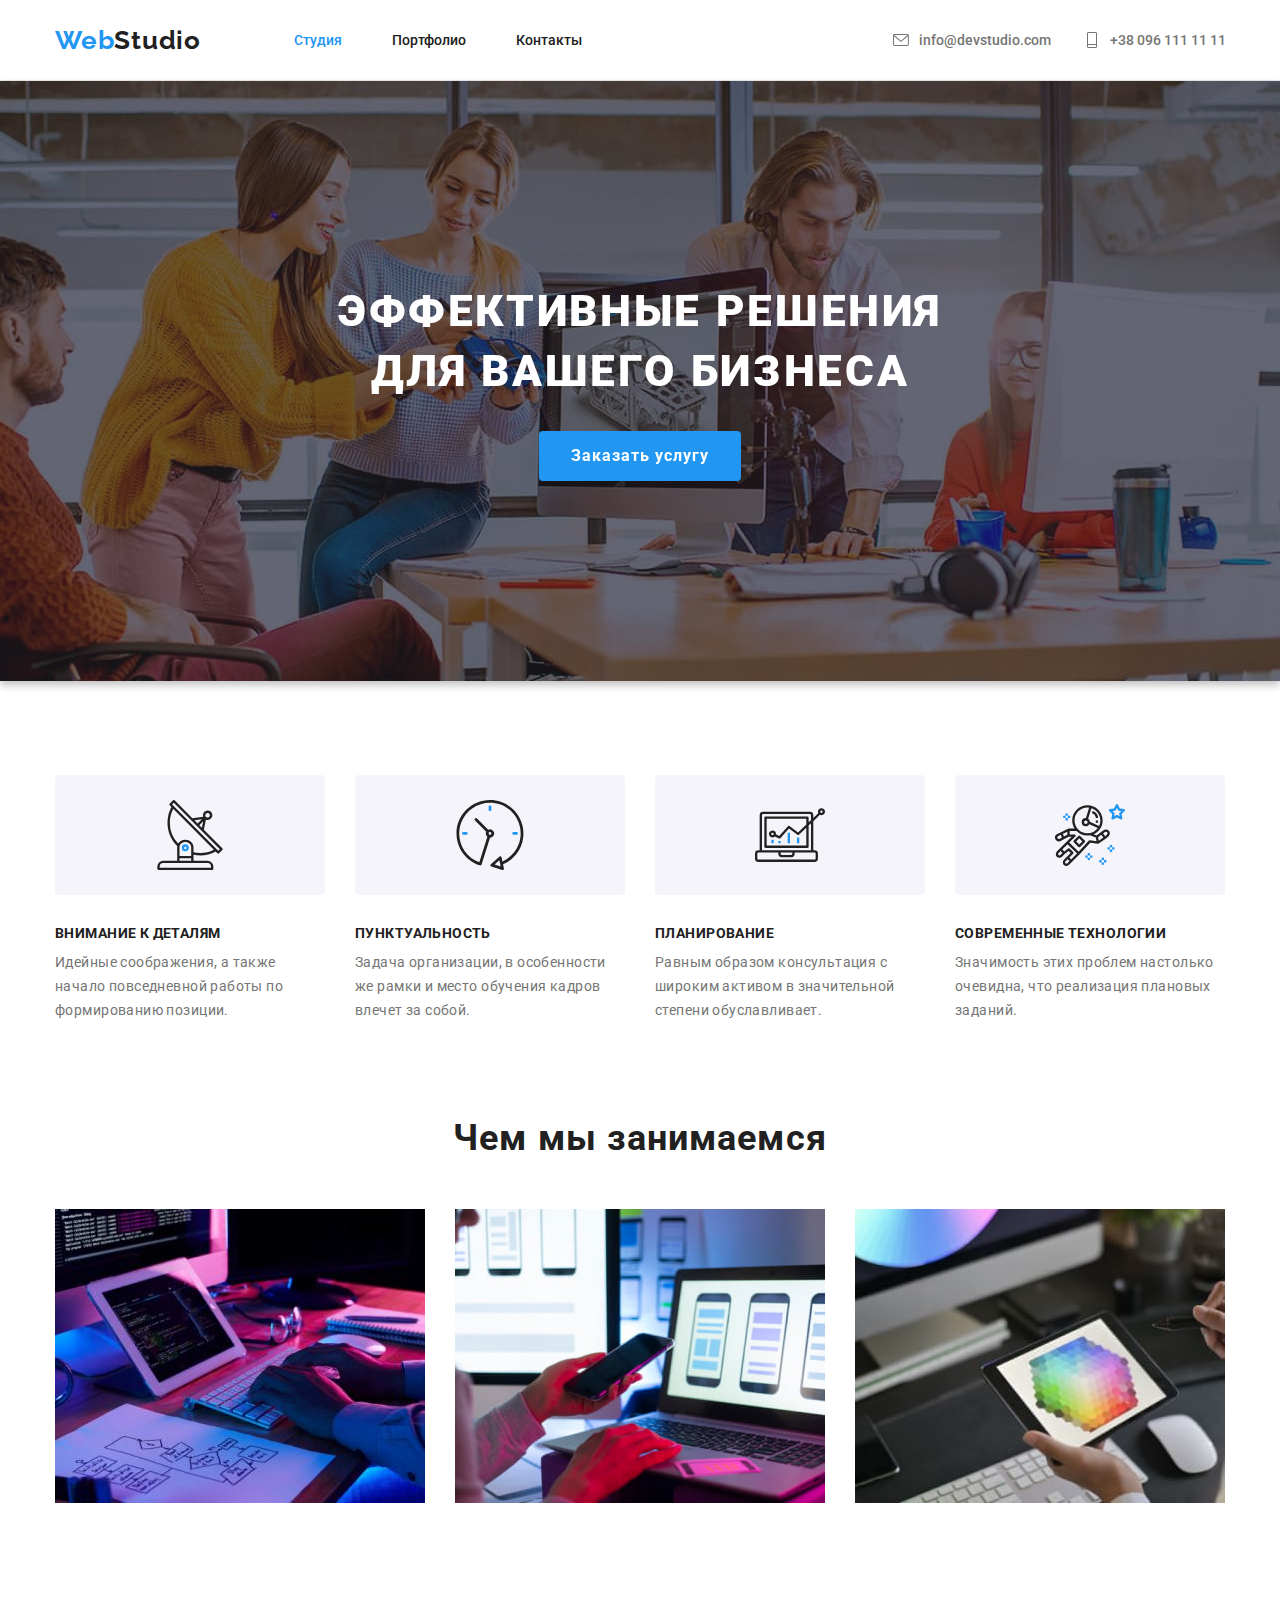
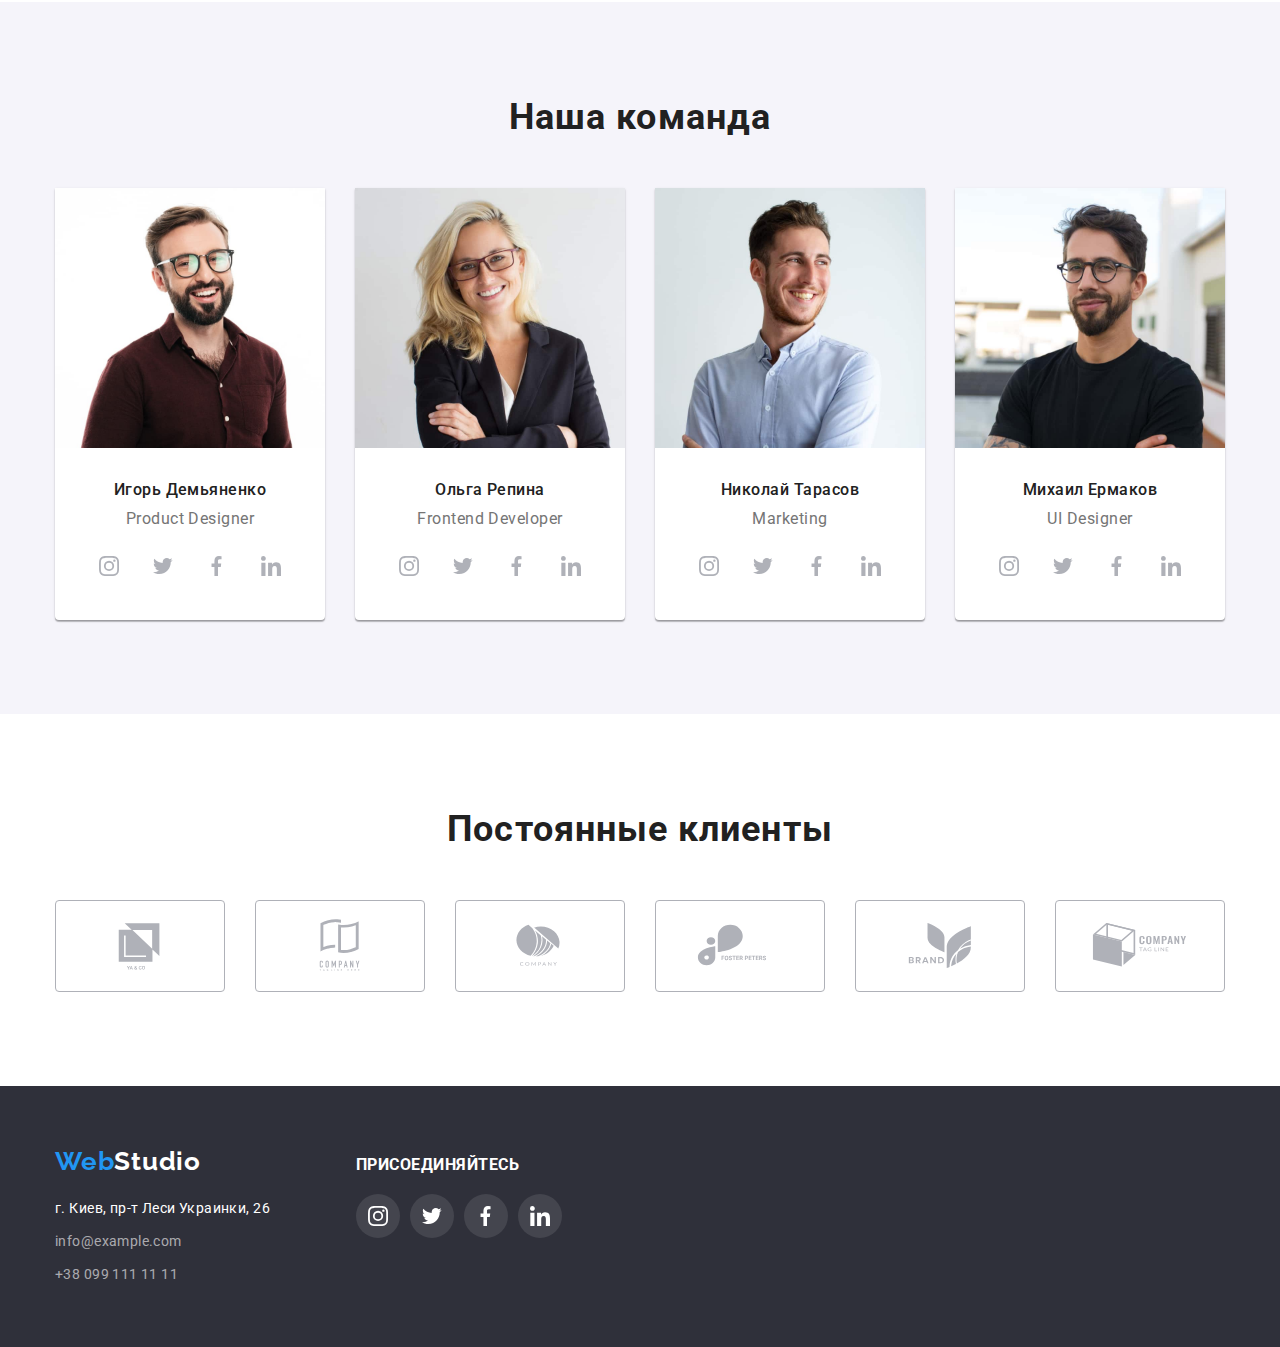
<file: index.html>
<!DOCTYPE html>
<html lang="ru">
  <head>
    <meta charset="UTF-8" />
    <meta http-equiv="X-UA-Compatible" content="IE=edge" />
    <meta name="viewport" content="width=device-width, initial-scale=1.0" />
    <link rel="stylesheet" href="./css/modern-normalize.css" />
    <link rel="preconnect" href="https://fonts.gstatic.com" />
    <link
      href="https://fonts.googleapis.com/css2?family=Raleway:wght@700&family=Roboto:wght@400;500;700;900&display=swap"
      rel="stylesheet"
    />
    <link rel="stylesheet" href="./css/styles.css" />
    <title>Студия</title>
  </head>
  <body>
    <!-- Хедер -->
    <header class="header-section">
      <div class="container header">
        <!-- Лого -->
        <a href="./index.html" class="logo link">
          <span class="blue-logo">Web</span>Studio
        </a>
        <!-- Меню -->
        <nav>
          <ul class="nav-list list">
            <li class="nav-list-item current">
              <a href="./index.html" class="nav-list-link link">Студия</a>
            </li>
            <li class="nav-list-item">
              <a href="./portfolio.html" class="nav-list-link link"
                >Портфолио</a
              >
            </li>
            <li class="nav-list-item">
              <a href="#" class="nav-list-link link">Контакты</a>
            </li>
          </ul>
        </nav>

        <!-- Контакты -->
        <ul class="contacts-list list">
          <li class="contacts-list-item">
            <a href="mailto:info@devstudio.com" class="contacts-list-link link">
              <svg class="icon-envelope" width="1rem" height="1rem">
                <use href="./images/icons.svg#icon-envelope"></use>
              </svg>
              info@devstudio.com</a
            >
          </li>
          <li class="contacts-list-item">
            <a href="tel:+380961111111" class="contacts-list-link link"
              ><svg class="icon-phone" width="1rem" height="1rem">
                <use href="./images/icons.svg#icon-phone"></use>
              </svg>
              +38 096 111 11 11</a
            >
          </li>
        </ul>
      </div>
    </header>
    <main>
      <!-- Герой -->
      <section class="hero-section section">
        <div class="container hero">
          <h1 class="hero-title">Эффективные решения для вашего бизнеса</h1>
          <button type="button" class="order-button">Заказать услугу</button>
        </div>
      </section>

      <!-- Наши преимущества -->
      <section class="benefits-section section">
        <div class="container benefits">
          <h2 class="container-title visually-hidden">Наши преимущества</h2>
          <ul class="benefits-list list">
            <li class="benefits-item">
              <div class="benefits-icon-bgc">
                <svg class="icon-antenna" width="1rem" height="1rem">
                  <use href="./images/icons.svg#icon-antenna"></use>
                </svg>
              </div>
              <h3 class="benefits-title">Внимание к деталям</h3>
              <p class="benefits-description">
                Идейные соображения, а также начало повседневной работы по
                формированию позиции.
              </p>
            </li>
            <li class="benefits-item">
              <div class="benefits-icon-bgc">
                <svg class="icon-clock" width="1rem" height="1rem">
                  <use href="./images/icons.svg#icon-clock"></use>
                </svg>
              </div>
              <h3 class="benefits-title">Пунктуальность</h3>
              <p class="benefits-description">
                Задача организации, в особенности же рамки и место обучения
                кадров влечет за собой.
              </p>
            </li>
            <li class="benefits-item">
              <div class="benefits-icon-bgc">
                <svg class="icon-diagram" width="1rem" height="1rem">
                  <use href="./images/icons.svg#icon-diagram"></use>
                </svg>
              </div>
              <h3 class="benefits-title">Планирование</h3>
              <p class="benefits-description">
                Равным образом консультация с широким активом в значительной
                степени обуславливает.
              </p>
            </li>
            <li class="benefits-item">
              <div class="benefits-icon-bgc">
                <svg class="icon-astronaut" width="1rem" height="1rem">
                  <use href="./images/icons.svg#icon-astronaut"></use>
                </svg>
              </div>
              <h3 class="benefits-title">Современные технологии</h3>
              <p class="benefits-description">
                Значимость этих проблем настолько очевидна, что реализация
                плановых заданий.
              </p>
            </li>
          </ul>
        </div>
      </section>

      <!-- Чем мы занимаемся -->
      <section class="offers-section section">
        <div class="container offers">
          <h2 class="container-title">Чем мы занимаемся</h2>
          <ul class="offers-list list">
            <li class="offers-item">
              <img
                src="./images/image1.jpg"
                alt="Разработка сайтов"
                width="370"
              />
            </li>
            <li class="offers-item">
              <img
                src="./images/image2.jpg"
                alt="Разработка приложений"
                width="370"
              />
            </li>
            <li class="offers-item">
              <img src="./images/image3.jpg" alt="Брендинг" width="370" />
            </li>
          </ul>
        </div>
      </section>

      <!-- Наша команда -->
      <section class="employee-section section">
        <div class="container employee">
          <h2 class="container-title">Наша команда</h2>
          <ul class="employee-list list">
            <li class="employee-item">
              <img
                src="./images/demyanenko.jpg"
                alt="Игорь Демьяненко"
                width="270"
                class="employee-image"
              />
              <div class="employee-item-text">
                <h3 class="employee-name">Игорь Демьяненко</h3>
                <p class="employee-position">Product Designer</p>
                <ul class="social-icons-list">
                  <li class="social-icons-item">
                    <a href="#" class="icons-link">
                      <svg class="social-icon">
                        <use
                          href="./images/icons.svg#icon-instagram"
                          width="20"
                          height="20"
                        ></use>
                      </svg>
                    </a>
                  </li>
                  <li class="social-icons-item">
                    <a href="#" class="icons-link">
                      <svg class="social-icon">
                        <use
                          href="./images/icons.svg#icon-twitter"
                          width="20"
                          height="20"
                        ></use>
                      </svg>
                    </a>
                  </li>
                  <li class="social-icons-item">
                    <a href="#" class="icons-link">
                      <svg class="social-icon">
                        <use
                          href="./images/icons.svg#icon-facebook"
                          width="20"
                          height="20"
                        ></use>
                      </svg>
                    </a>
                  </li>
                  <li class="social-icons-item">
                    <a href="#" class="icons-link">
                      <svg class="social-icon">
                        <use
                          href="./images/icons.svg#icon-linkedin"
                          width="20"
                          height="20"
                        ></use>
                      </svg>
                    </a>
                  </li>
                </ul>
              </div>
            </li>
            <li class="employee-item">
              <img
                src="./images/repina.jpg"
                alt="Ольга Репина"
                width="270"
                class="employee-image"
              />
              <div class="employee-item-text">
                <h3 class="employee-name">Ольга Репина</h3>
                <p class="employee-position">Frontend Developer</p>
                <ul class="social-icons-list">
                  <li class="social-icons-item">
                    <a href="#" class="icons-link">
                      <svg class="social-icon">
                        <use
                          href="./images/icons.svg#icon-instagram"
                          width="20"
                          height="20"
                        ></use>
                      </svg>
                    </a>
                  </li>
                  <li class="social-icons-item">
                    <a href="#" class="icons-link">
                      <svg class="social-icon">
                        <use
                          href="./images/icons.svg#icon-twitter"
                          width="20"
                          height="20"
                        ></use>
                      </svg>
                    </a>
                  </li>
                  <li class="social-icons-item">
                    <a href="#" class="icons-link">
                      <svg class="social-icon">
                        <use
                          href="./images/icons.svg#icon-facebook"
                          width="20"
                          height="20"
                        ></use>
                      </svg>
                    </a>
                  </li>
                  <li class="social-icons-item">
                    <a href="#" class="icons-link">
                      <svg class="social-icon">
                        <use
                          href="./images/icons.svg#icon-linkedin"
                          width="20"
                          height="20"
                        ></use>
                      </svg>
                    </a>
                  </li>
                </ul>
              </div>
            </li>
            <li class="employee-item">
              <img
                src="./images/tarasov.jpg"
                alt="Николай Тарасов"
                width="270"
                class="employee-image"
              />
              <div class="employee-item-text">
                <h3 class="employee-name">Николай Тарасов</h3>
                <p class="employee-position">Marketing</p>
                <ul class="social-icons-list">
                  <li class="social-icons-item">
                    <a href="#" class="icons-link">
                      <svg class="social-icon">
                        <use
                          href="./images/icons.svg#icon-instagram"
                          width="20"
                          height="20"
                        ></use>
                      </svg>
                    </a>
                  </li>
                  <li class="social-icons-item">
                    <a href="#" class="icons-link">
                      <svg class="social-icon">
                        <use
                          href="./images/icons.svg#icon-twitter"
                          width="20"
                          height="20"
                        ></use>
                      </svg>
                    </a>
                  </li>
                  <li class="social-icons-item">
                    <a href="#" class="icons-link">
                      <svg class="social-icon">
                        <use
                          href="./images/icons.svg#icon-facebook"
                          width="20"
                          height="20"
                        ></use>
                      </svg>
                    </a>
                  </li>
                  <li class="social-icons-item">
                    <a href="#" class="icons-link">
                      <svg class="social-icon">
                        <use
                          href="./images/icons.svg#icon-linkedin"
                          width="20"
                          height="20"
                        ></use>
                      </svg>
                    </a>
                  </li>
                </ul>
              </div>
            </li>
            <li class="employee-item">
              <img
                src="./images/ermakov.jpg"
                alt="Михаил Ермаков"
                width="270"
                class="employee-image"
              />
              <div class="employee-item-text">
                <h3 class="employee-name">Михаил Ермаков</h3>
                <p class="employee-position">UI Designer</p>
                <ul class="social-icons-list">
                  <li class="social-icons-item">
                    <a href="#" class="icons-link">
                      <svg class="social-icon">
                        <use
                          href="./images/icons.svg#icon-instagram"
                          width="20"
                          height="20"
                        ></use>
                      </svg>
                    </a>
                  </li>
                  <li class="social-icons-item">
                    <a href="#" class="icons-link">
                      <svg class="social-icon">
                        <use
                          href="./images/icons.svg#icon-twitter"
                          width="20"
                          height="20"
                        ></use>
                      </svg>
                    </a>
                  </li>
                  <li class="social-icons-item">
                    <a href="#" class="icons-link">
                      <svg class="social-icon">
                        <use
                          href="./images/icons.svg#icon-facebook"
                          width="20"
                          height="20"
                        ></use>
                      </svg>
                    </a>
                  </li>
                  <li class="social-icons-item">
                    <a href="#" class="icons-link">
                      <svg class="social-icon">
                        <use
                          href="./images/icons.svg#icon-linkedin"
                          width="20"
                          height="20"
                        ></use>
                      </svg>
                    </a>
                  </li>
                </ul>
              </div>
            </li>
          </ul>
        </div>
      </section>

      <!-- Постоянные клиенты -->
      <section class="customers-section section">
        <div class="container customers">
          <h2 class="container-title">Постоянные клиенты</h2>
          <ul class="customers-list list">
            <li class="customers-item">
              <a href="#" class="customers-link">
                <svg class="customers-icon">
                  <use
                    href="./images/icons.svg#icon-clients-logo1"
                    width="106"
                    height="60"
                  ></use>
                </svg>
              </a>
            </li>
            <li class="customers-item">
              <a href="#" class="customers-link">
                <svg class="customers-icon">
                  <use
                    href="./images/icons.svg#icon-clients-logo2"
                    width="106"
                    height="60"
                  ></use>
                </svg>
              </a>
            </li>
            <li class="customers-item">
              <a href="#" class="customers-link">
                <svg class="customers-icon">
                  <use
                    href="./images/icons.svg#icon-clients-logo3"
                    width="106"
                    height="60"
                  ></use>
                </svg>
              </a>
            </li>
            <li class="customers-item">
              <a href="#" class="customers-link">
                <svg class="customers-icon">
                  <use
                    href="./images/icons.svg#icon-clients-logo4"
                    width="106"
                    height="60"
                  ></use>
                </svg>
              </a>
            </li>
            <li class="customers-item">
              <a href="#" class="customers-link">
                <svg class="customers-icon">
                  <use
                    href="./images/icons.svg#icon-clients-logo5"
                    width="106"
                    height="60"
                  ></use>
                </svg>
              </a>
            </li>
            <li class="customers-item">
              <a href="#" class="customers-link">
                <svg class="customers-icon">
                  <use
                    href="./images/icons.svg#icon-clients-logo6"
                    width="106"
                    height="60"
                  ></use>
                </svg>
              </a>
            </li>
          </ul>
        </div>
      </section>
    </main>
    <!-- Футер -->
    <footer class="footer-section">
      <div class="container footer">
        <div class="footer-column1">
          <!-- Лого -->
          <a href="./index.html" class="logo link"
            ><span class="blue-logo">Web</span>Studio</a
          >
          <!-- Адрес -->
          <address class="address">
            <p class="post-address">г. Киев, пр-т Леси Украинки, 26</p>
            <ul class="address-list list">
              <li class="address-list-item">
                <a href="mailto:info@example.com" class="address-list-link link"
                  >info@example.com</a
                >
              </li>
              <li class="address-list-item">
                <a href="tel:+380991111111" class="address-list-link link"
                  >+38 099 111 11 11</a
                >
              </li>
            </ul>
          </address>
        </div>
        <div class="footer-column2">
          <p class="footer-welcome">присоединяйтесь</p>
          <ul class="social-icons-list">
            <li class="social-icons-item">
              <a href="#" class="icons-link">
                <svg class="social-icon">
                  <use
                    href="./images/icons.svg#icon-instagram"
                    width="20"
                    height="20"
                  ></use>
                </svg>
              </a>
            </li>
            <li class="social-icons-item">
              <a href="#" class="icons-link">
                <svg class="social-icon">
                  <use
                    href="./images/icons.svg#icon-twitter"
                    width="20"
                    height="20"
                  ></use>
                </svg>
              </a>
            </li>
            <li class="social-icons-item">
              <a href="#" class="icons-link">
                <svg class="social-icon">
                  <use
                    href="./images/icons.svg#icon-facebook"
                    width="20"
                    height="20"
                  ></use>
                </svg>
              </a>
            </li>
            <li class="social-icons-item">
              <a href="#" class="icons-link">
                <svg class="social-icon">
                  <use
                    href="./images/icons.svg#icon-linkedin"
                    width="20"
                    height="20"
                  ></use>
                </svg>
              </a>
            </li>
          </ul>
        </div>
      </div>
    </footer>
  </body>
</html>
</file>
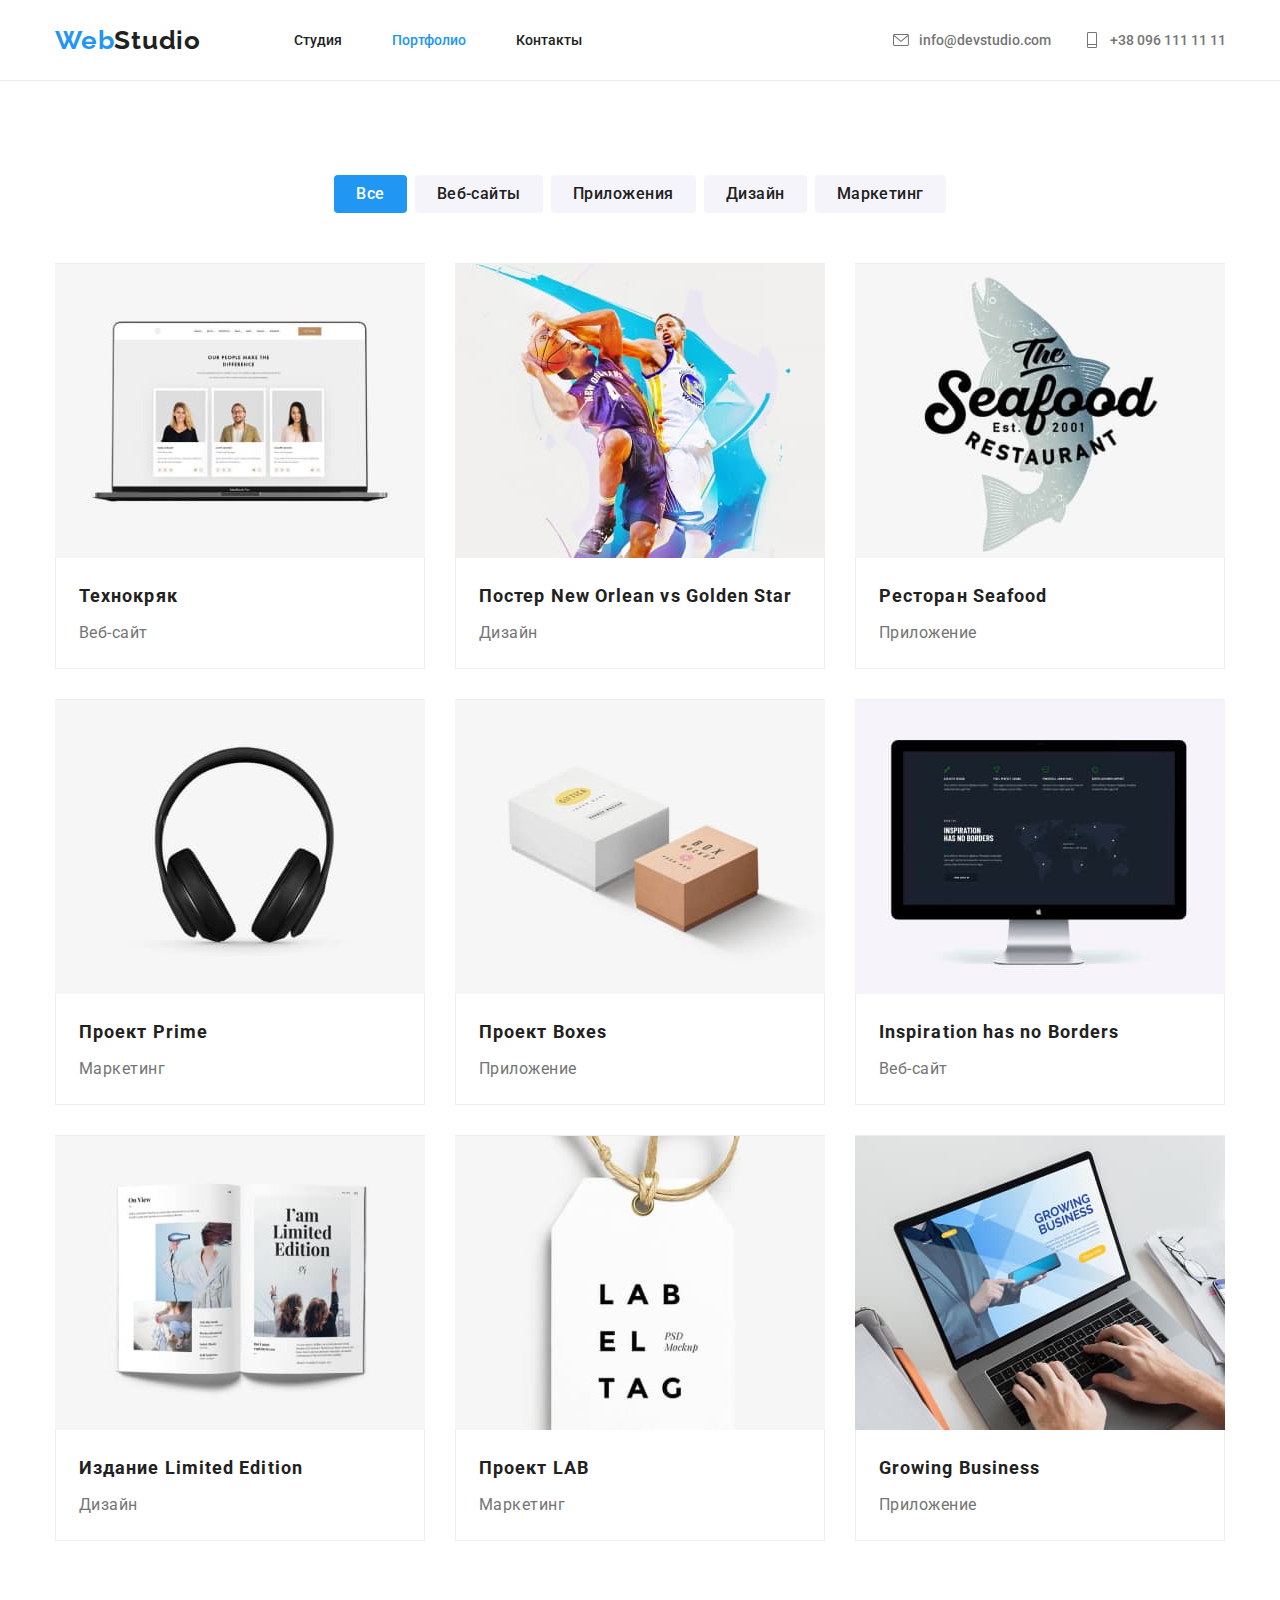
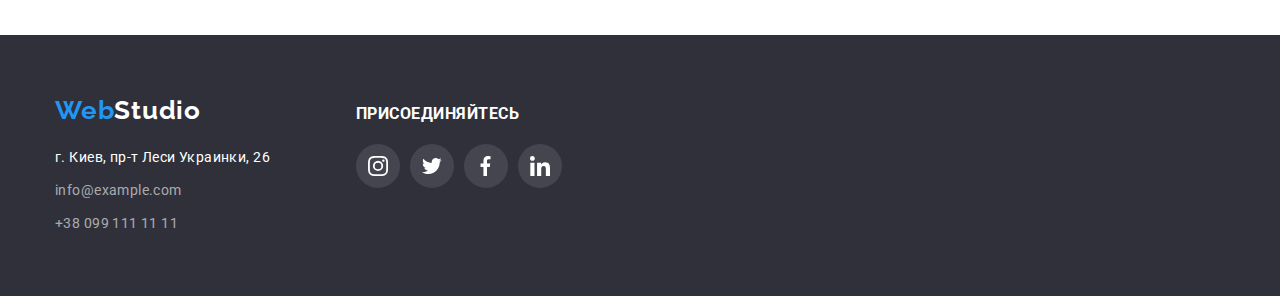
<file: portfolio.html>
<!DOCTYPE html>
<html lang="ru">
  <head>
    <meta charset="UTF-8" />
    <meta http-equiv="X-UA-Compatible" content="IE=edge" />
    <meta name="viewport" content="width=device-width, initial-scale=1.0" />
    <link rel="stylesheet" href="./css/modern-normalize.css" />
    <link rel="preconnect" href="https://fonts.gstatic.com" />
    <link
      href="https://fonts.googleapis.com/css2?family=Raleway:wght@700&family=Roboto:wght@400;500;700;900&display=swap"
      rel="stylesheet"
    />
    <link rel="stylesheet" href="./css/styles.css" />
    <title>Студия</title>
  </head>
  <body>
    <!-- Хедер -->
    <header class="header-section">
      <div class="container header">
        <!-- Лого -->
        <a href="./index.html" class="logo link">
          <span class="blue-logo">Web</span>Studio
        </a>
        <!-- Меню -->
        <nav>
          <ul class="nav-list list">
            <li class="nav-list-item">
              <a href="./index.html" class="nav-list-link link">Студия</a>
            </li>
            <li class="nav-list-item current">
              <a href="./portfolio.html" class="nav-list-link link"
                >Портфолио</a
              >
            </li>
            <li class="nav-list-item">
              <a href="#" class="nav-list-link link">Контакты</a>
            </li>
          </ul>
        </nav>

        <ul class="contacts-list list">
          <li class="contacts-list-item">
            <a href="mailto:info@devstudio.com" class="contacts-list-link link">
              <svg class="icon-envelope" width="1rem" height="1rem">
                <use href="./images/icons.svg#icon-envelope"></use>
              </svg>
              info@devstudio.com</a
            >
          </li>
          <li class="contacts-list-item">
            <a href="tel:+380961111111" class="contacts-list-link link"
              ><svg class="icon-phone" width="1rem" height="1rem">
                <use href="./images/icons.svg#icon-phone"></use>
              </svg>
              +38 096 111 11 11</a
            >
          </li>
        </ul>
      </div>
    </header>
    <main>
      <!-- Портфолио -->
      <section class="section">
        <div class="container portfolio">
          <h1 class="visually-hidden">Портфолио</h1>

          <!--Фильтр-->

          <ul class="filter-list list">
            <li class="item">
              <button type="button" class="filter-button all">Все</button>
            </li>
            <li class="item">
              <button type="button" class="filter-button">Веб-сайты</button>
            </li>
            <li class="item">
              <button type="button" class="filter-button">Приложения</button>
            </li>
            <li class="item">
              <button type="button" class="filter-button">Дизайн</button>
            </li>
            <li class="item">
              <button type="button" class="filter-button">Маркетинг</button>
            </li>
          </ul>

          <!-- Примеры работ -->

          <ul class="example-list list">
            <li class="example-item">
              <a href="#" class="link"
                ><img
                  src="./images/portfolio-photo1.jpg"
                  alt="Технокряк"
                  width="370"
                  class="example-image"
                />
                <div class="example-item-text">
                  <h3 class="example-title">Технокряк</h3>
                  <p class="example-type">Веб-сайт</p>
                </div>
              </a>
            </li>
            <li class="example-item">
              <a href="#" class="link"
                ><img
                  src="./images/portfolio-photo2.jpg"
                  alt="Постер Нью Орлеан"
                  width="370"
                  class="example-image"
                />
                <div class="example-item-text">
                  <h3 class="example-title">
                    Постер New Orlean vs Golden Star
                  </h3>
                  <p class="example-type">Дизайн</p>
                </div></a
              >
            </li>
            <li class="example-item">
              <a href="#" class="link"
                ><img
                  src="./images/portfolio-photo3.jpg"
                  alt="Ресторан Сифуд "
                  width="370"
                  class="example-image"
                />
                <div class="example-item-text">
                  <h3 class="example-title">Ресторан Seafood</h3>
                  <p class="example-type">Приложение</p>
                </div></a
              >
            </li>
            <li class="example-item">
              <a href="#" class="link"
                ><img
                  src="./images/portfolio-photo4.jpg"
                  alt="Проэкт Прайм"
                  width="370"
                  class="example-image"
                />
                <div class="example-item-text">
                  <h3 class="example-title">Проект Prime</h3>
                  <p class="example-type">Маркетинг</p>
                </div></a
              >
            </li>
            <li class="example-item">
              <a href="#" class="link"
                ><img
                  src="./images/portfolio-photo5.jpg"
                  alt="Проэкт Боксес"
                  width="370"
                  class="example-image"
                />
                <div class="example-item-text">
                  <h3 class="example-title">Проект Boxes</h3>
                  <p class="example-type">Приложение</p>
                </div></a
              >
            </li>
            <li class="example-item">
              <a href="#" class="link"
                ><img
                  src="./images/portfolio-photo6.jpg"
                  alt="Инспирейшн"
                  width="370"
                  class="example-image"
                />
                <div class="example-item-text">
                  <h3 class="example-title">Inspiration has no Borders</h3>
                  <p class="example-type">Веб-сайт</p>
                </div></a
              >
            </li>
            <li class="example-item">
              <a href="#" class="link"
                ><img
                  src="./images/portfolio-photo7.jpg"
                  alt="Издание Лимитед"
                  width="370"
                  class="example-image"
                />
                <div class="example-item-text">
                  <h3 class="example-title">Издание Limited Edition</h3>
                  <p class="example-type">Дизайн</p>
                </div></a
              >
            </li>
            <li class="example-item">
              <a href="#" class="link"
                ><img
                  src="./images/portfolio-photo8.jpg"
                  alt="Проэкт Лаб"
                  width="370"
                  class="example-image"
                />
                <div class="example-item-text">
                  <h3 class="example-title">Проект LAB</h3>
                  <p class="example-type">Маркетинг</p>
                </div></a
              >
            </li>
            <li class="example-item">
              <a href="#" class="link">
                <img
                  src="./images/portfolio-photo9.jpg"
                  alt="Гровинг Бизнесс "
                  width="370"
                  class="example-image"
                />
                <div class="example-item-text">
                  <h3 class="example-title">Growing Business</h3>
                  <p class="example-type">Приложение</p>
                </div></a
              >
            </li>
          </ul>
        </div>
      </section>
    </main>

    <!-- Футер -->
    <footer class="footer-section">
      <div class="container footer">
        <div class="footer-column1">
          <!-- Лого -->
          <a href="./index.html" class="logo link"
            ><span class="blue-logo">Web</span>Studio</a
          >
          <!-- Адрес -->
          <address class="address">
            <p class="post-address">г. Киев, пр-т Леси Украинки, 26</p>
            <ul class="address-list list">
              <li class="address-list-item">
                <a href="mailto:info@example.com" class="address-list-link link"
                  >info@example.com</a
                >
              </li>
              <li class="address-list-item">
                <a href="tel:+380991111111" class="address-list-link link"
                  >+38 099 111 11 11</a
                >
              </li>
            </ul>
          </address>
        </div>
        <div class="footer-column2">
          <p class="footer-welcome">присоединяйтесь</p>
          <ul class="social-icons-list">
            <li class="social-icons-item">
              <a href="#" class="icons-link">
                <svg class="social-icon">
                  <use
                    href="./images/icons.svg#icon-instagram"
                    width="20"
                    height="20"
                  ></use>
                </svg>
              </a>
            </li>
            <li class="social-icons-item">
              <a href="#" class="icons-link">
                <svg class="social-icon">
                  <use
                    href="./images/icons.svg#icon-twitter"
                    width="20"
                    height="20"
                  ></use>
                </svg>
              </a>
            </li>
            <li class="social-icons-item">
              <a href="#" class="icons-link">
                <svg class="social-icon">
                  <use
                    href="./images/icons.svg#icon-facebook"
                    width="20"
                    height="20"
                  ></use>
                </svg>
              </a>
            </li>
            <li class="social-icons-item">
              <a href="#" class="icons-link">
                <svg class="social-icon">
                  <use
                    href="./images/icons.svg#icon-linkedin"
                    width="20"
                    height="20"
                  ></use>
                </svg>
              </a>
            </li>
          </ul>
        </div>
      </div>
    </footer>
  </body>
</html>
</file>
<file: css/styles.css>
:root {
  --accent-color: #2196f3;
  --primary-text-color: #212121;
  --secondary-text-color: #757575;
  --white-color: #ffffff;
  --bgc-hero: #2f303a;
  --bgc-hero-button-hover: #188ce8;
  --bgc-buttons-section: #f5f4fa;
  --portfolio-buttons-border-color: #eeeeee;
  --header-border-color: #ececec;
  --icons-color: #afb1b8;
}

body {
  font-family: 'Roboto', sans-serif;
  font-style: normal;
  font-weight: 400;
  color: var(--primary-text-color);
}

.list {
  list-style: none;
}

.link {
  color: inherit;
  text-decoration: none;
}
.section {
  padding: 94px 0;
}

.container {
  width: 1200px;
  padding: 0 15px;
  margin: 0 auto;
}

.visually-hidden {
  position: absolute;
  width: 1px;
  height: 1px;
  margin: -1px;
  border: 0;
  padding: 0;

  white-space: nowrap;
  clip-path: inset(100%);
  clip: rect(0 0 0 0);
  overflow: hidden;
}

/* ХЕДЕР */

.header-section {
  background: var(--white-color);
  border-bottom: 1px solid var(--header-border-color);
}

.header {
  display: flex;
  align-items: center;
  flex-direction: row;
}

.logo {
  font-family: 'Raleway', sans-serif;
  font-weight: 700;
  font-size: 26px;
  line-height: 1.192;
  letter-spacing: 0.03em;
  margin-right: 93px;
  padding: 24.625px 0;
}

.blue-logo {
  color: var(--accent-color);
}

.current {
  color: var(--accent-color);
}

.nav-list {
  display: inline-flex;
  width: 294px;
  margin-right: 305px;
}

.contacts-list {
  display: flex;
  width: 307px;
  justify-content: space-between;
  /* align-items: center; */
}

.nav-list,
.contacts-list {
  font-weight: 500;
  font-size: 14px;
  line-height: 1.143;
}

.nav-list-item {
  margin-right: 50px;
}

.contacts-list {
  color: var(--secondary-text-color);
}

.contacts-list-item {
  margin-right: 30px;
  display: flex;
  align-items: center;
}

.nav-list-item:last-child,
.contacts-list-item:last-child {
  margin-right: 0px;
}

.icon-envelope,
.icon-phone {
  fill: currentColor;
  margin-right: 10px;
}

.icon-envelope:hover,
.icon-phone:hover {
  fill: currentColor;
}

.contacts-list-link {
  width: 161px;
  display: flex;
  align-items: center;
}

.nav-list-link,
.contacts-list-link {
  padding: 32px 0;
}

.nav-list-link:hover,
.nav-list-link:focus,
.contacts-list-link:hover,
.contacts-list-link:focus,
.address-list-link:hover,
.address-list-link:focus {
  color: var(--accent-color);
}
/* ХЕДЕР */

/* -- СТУДИЯ -- */

/* герой */

.hero-section.section {
  background: #c4c4c4;
  filter: drop-shadow(0px 4px 4px rgba(0, 0, 0, 0.25));
  background-image: linear-gradient(
      to right,
      rgba(47, 48, 58, 0.4),
      rgba(47, 48, 58, 0.4)
    ),
    url(../images/hero-bgc-image.jpg);
  background-position: center;
  background-repeat: no-repeat;
  background-size: cover;
  padding-top: 200px;
  padding-bottom: 200px;
  max-width: 1600px;
  margin: 0 auto;
}

/* .hero-section, */

.hero {
  display: flex;
  flex-direction: column;
  align-items: center;
}

.hero-title {
  font-weight: 900;
  font-size: 44px;
  line-height: 1.364;
  text-align: center;
  letter-spacing: 0.06em;
  text-transform: uppercase;
  color: var(--white-color);
  width: 696px;
  margin-top: 0px;
  margin-bottom: 30px;
}

.order-button {
  font-family: inherit;
  font-weight: 700;
  font-size: 16px;
  line-height: 1.875;
  display: flex;
  align-items: center;
  text-align: center;
  letter-spacing: 0.06em;
  color: var(--white-color);
  background: var(--accent-color);
  border-style: none;
  border-radius: 4px;
  cursor: pointer;
  padding: 10px 32px;
}

.order-button:hover {
  background-color: var(--bgc-hero-button-hover);
}

/* герой */

/* наши преимущества */

.benefits-section.section {
  padding-bottom: 47px;
}

.benefits {
  display: flex;
}

.container-title {
  font-weight: 700;
  font-size: 36px;
  line-height: 1.167;
  text-align: center;
  letter-spacing: 0.03em;
  margin-bottom: 50px;
}

.benefits-list {
  font-size: 14px;
  letter-spacing: 0.03em;
  display: flex;
}

.benefits-item {
  width: 270px;
  margin-right: 30px;
}

.benefits-item:last-child {
  margin-right: 0px;
}

.benefits-icon-bgc {
  width: auto;
  height: 120px;
  background: #f5f4fa;
  border-radius: 4px;
  margin-bottom: 30px;
  display: flex;
  justify-content: center;
  align-items: center;
}

.icon-antenna,
.icon-clock,
.icon-diagram,
.icon-astronaut {
  height: 70px;
  width: auto;
}

.benefits-title {
  font-weight: 700;
  line-height: 1.143;
  text-transform: uppercase;
  margin-bottom: 10px;
}

.benefits-description {
  line-height: 1.714;
  color: var(--secondary-text-color);
}

/* наши преимущества */

/* чем мы занимаемся */

.offers-section.section {
  padding-top: 47px;
}

.offers {
  display: flex;
  flex-direction: column;
  /* padding-bottom: 94px; */
}

.offers-list {
  display: flex;
}

.offers-item {
  margin-right: 30px;
}

.offers-item:last-child {
  margin-right: 0px;
}

/* чем мы занимаемся */

/* наша команда */

.employee-section {
  background-color: var(--bgc-buttons-section);
}

.employee-list {
  display: flex;
}

.employee-item {
  border-radius: 0px 0px 4px 4px;
  background-color: var(--white-color);
  width: 270px;
  margin-right: 30px;
  box-shadow: 0px 1px 3px rgba(0, 0, 0, 0.12), 0px 1px 1px rgba(0, 0, 0, 0.14),
    0px 2px 1px rgba(0, 0, 0, 0.2);
}

.employee-item:last-child {
  margin-right: 0px;
}

.employee-image {
  display: block;
}

.employee-item-text {
  font-size: 16;
  line-height: 1.187;
  text-align: center;
  letter-spacing: 0.03em;
  width: 270px;
  padding: 32px 30px;
}

.employee-name {
  font-weight: 500;
  font-size: inherit;
  margin-bottom: 10px;
}

.employee-position {
  color: var(--secondary-text-color);
  margin-bottom: 16px;
}

.social-icons-list {
  display: flex;
  justify-content: center;
  /* padding-bottom: 30px; */
}

.social-icons-item:not(:last-child) {
  margin-right: 10px;
}

.social-icon {
  width: 20px;
  height: 20px;
}

.icons-link {
  width: 44px;
  height: 44px;
  display: flex;
  justify-content: center;
  align-items: center;
  border-radius: 50%;
  fill: var(--icons-color);
}

.icons-link:hover,
.icons-link:focus {
  fill: var(--white-color);
  background-color: var(--accent-color);
}

/* наша команда */

/* постоянные клиенты */

.customers-list {
  display: flex;
  justify-content: center;
}

.customers-link {
  width: 170px;
  height: 92px;
  display: flex;
  justify-content: center;
  align-items: center;
  border: 1px solid var(--icons-color);
  border-radius: 4px;
  fill: var(--icons-color);
}

.customers-link:hover,
.customers-link:focus {
  border: 1px solid var(--accent-color);
  fill: var(--accent-color);
}

.customers-item:not(:last-child) {
  margin-right: 30px;
}

.customers-icon {
  width: 106px;
  height: 60px;
}

/* постоянные клиенты */

/* -- СТУДИЯ -- */

/* ФУТЕР */

.footer-section {
  background-color: var(--bgc-hero);
  padding-top: 60px;
  padding-bottom: 60px;
}

.footer {
  background-color: var(--bgc-hero);
  display: flex;
  align-items: baseline;
}

.footer-column1 {
  display: flex;
  flex-direction: column;
  width: 231px;
  margin-right: 70px;
}

.footer .logo {
  color: var(--white-color);
  margin-bottom: 20px;
  margin-right: 0;
  padding: 0;
}

.address {
  font-style: normal;
  font-size: 14px;
  line-height: 1.714;
  letter-spacing: 0.03em;
}

.post-address {
  color: var(--white-color);
  margin-bottom: 9px;
}

.address-list {
  color: rgba(255, 255, 255, 0.6);
}

.address-list-item:not(:last-child) {
  margin-bottom: 9px;
}

.footer-welcome {
  color: var(--white-color);
  font-weight: 700;
  line-height: 1.143;
  letter-spacing: 0.03em;
  text-transform: uppercase;
  margin-bottom: 20px;
  display: inline-block;
}

.footer-column2 .icons-link {
  background: rgba(255, 255, 255, 0.1);
}

.footer-column2 .social-icons-list {
  display: flex;
  justify-content: left;
  padding-bottom: 0;
}

.footer-column2 .icons-link {
  fill: var(--white-color);
}

.footer-column2 .icons-link:hover,
.footer-column2 .icons-link:focus {
  /* fill: var(--white-color); */
  background-color: var(--accent-color);
}
/* ФУТЕР */

/* -- ПОРТФОЛІО -- */

.portfolio {
  display: flex;
  flex-direction: column;
}

.filter-list {
  display: flex;
  justify-content: center;
  margin-bottom: 50px;
}

.filter-button {
  font-weight: 500;
  font-size: 16px;
  line-height: 1.625;
  text-align: center;
  letter-spacing: 0.03em;
  color: inherit;
  border: none;
  background-color: var(--bgc-buttons-section);
  cursor: pointer;
  border-radius: 4px;
  padding: 6px 22px;
}

.filter-button:hover,
.filter-button:focus {
  box-shadow: 0px 3px 1px rgba(0, 0, 0, 0.1), 0px 1px 2px rgba(0, 0, 0, 0.08),
    0px 2px 2px rgba(0, 0, 0, 0.12);
}

.filter-list > .item:not(:last-child) {
  margin-right: 8px;
}

.filter-button:hover,
.filter-button:focus,
.filter-button.all {
  color: var(--white-color);
  background-color: var(--accent-color);
}

.example-list {
  display: flex;
  flex-wrap: wrap;
}

.example-item {
  width: 370px;
  display: flex;
  flex-direction: column;
  margin-right: 30px;
  margin-bottom: 30px;
  background: var(--white-color);
  border: 1px solid var(--portfolio-buttons-border-color);
}

.example-item .link:hover,
.example-item .link:focus {
  box-shadow: 0px 1px 1px rgba(0, 0, 0, 0.12), 0px 4px 4px rgba(0, 0, 0, 0.06),
    1px 4px 6px rgba(0, 0, 0, 0.16);
}

.example-item:nth-child(3n + 0) {
  margin-right: 0px;
}

.example-item:nth-child(n + 7) {
  margin-bottom: 0px;
}

.example-item > .link {
  display: flex;
  flex-direction: column;
  justify-content: center;
  align-items: center;
}

.example-image {
  display: block;
}

.example-item-text {
  width: 370px;
  padding: 20px 24px;
}

.example-title {
  font-weight: 700;
  font-size: 18px;
  line-height: 2;
  letter-spacing: 0.06em;
  margin-bottom: 4px;
}

.example-type {
  font-size: 16px;
  line-height: 1.875;
  letter-spacing: 0.03em;
  color: var(--secondary-text-color);
}
/* -- ПОРТФОЛІО -- */
</file>
